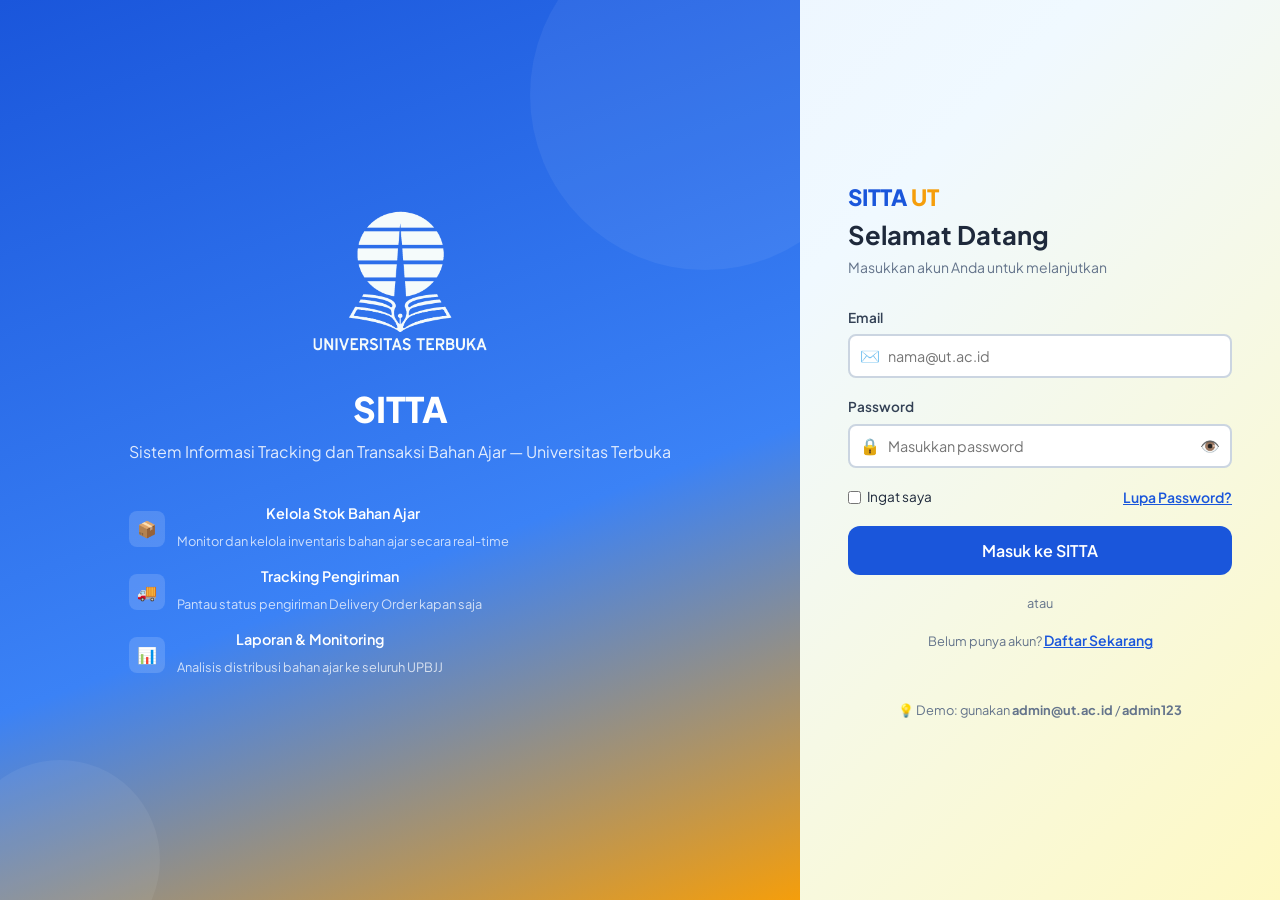
<file: index.html>
<!DOCTYPE html>
<html lang="id">
<head>
  <meta charset="UTF-8" />
  <meta name="viewport" content="width=device-width, initial-scale=1.0" />
  <title>SITTA UT — Login</title>
  <link rel="stylesheet" href="css/style.css" />
  <style>
    .password-toggle {
      position: absolute; right: 12px; top: 50%; transform: translateY(-50%);
      background: none; border: none; cursor: pointer; color: var(--gray-500);
      font-size: 1rem; padding: 0;
    }
    .password-group { position: relative; }
    .password-group .form-control { padding-right: 40px; }
    .feature-item { display: flex; align-items: center; gap: 12px; margin-bottom: 16px; }
    .feature-icon { width: 36px; height: 36px; border-radius: 8px; background: rgba(255,255,255,0.15); display: flex; align-items: center; justify-content: center; flex-shrink: 0; font-size: 1rem; }
    .feature-text h4 { font-size: 0.9rem; font-weight: 600; }
    .feature-text p { font-size: 0.8rem; opacity: 0.75; }
  </style>
</head>
<body>
  <div class="login-page">
    <!-- Left Panel -->
    <div class="login-left">
      <div class="login-left-content">
        <div class="logo-big">
  <img src="images/logout.png" alt="Logo UT" style="width: 200px; height: auto;">
</div>
        <h1>SITTA</h1>
        <p>Sistem Informasi Tracking dan Transaksi Bahan Ajar — Universitas Terbuka</p>
        <div style="margin-top: 40px;">
          <div class="feature-item">
            <div class="feature-icon">📦</div>
            <div class="feature-text">
              <h4>Kelola Stok Bahan Ajar</h4>
              <p>Monitor dan kelola inventaris bahan ajar secara real-time</p>
            </div>
          </div>
          <div class="feature-item">
            <div class="feature-icon">🚚</div>
            <div class="feature-text">
              <h4>Tracking Pengiriman</h4>
              <p>Pantau status pengiriman Delivery Order kapan saja</p>
            </div>
          </div>
          <div class="feature-item">
            <div class="feature-icon">📊</div>
            <div class="feature-text">
              <h4>Laporan & Monitoring</h4>
              <p>Analisis distribusi bahan ajar ke seluruh UPBJJ</p>
            </div>
          </div>
        </div>
      </div>
    </div>

    <!-- Right Panel -->
    <div class="login-right">
      <div class="login-box">
        <div class="logo-text">SITTA <span>UT</span></div>
        <h2>Selamat Datang</h2>
        <p class="subtitle">Masukkan akun Anda untuk melanjutkan</p>

        <div id="loginAlert" class="alert alert-danger hidden">
          ⚠️ Email atau password yang Anda masukkan salah.
        </div>

        <div class="form-group">
          <label class="form-label">Email</label>
          <div class="input-group">
            <span class="input-icon">✉️</span>
            <input type="email" id="inputEmail" class="form-control" placeholder="nama@ut.ac.id" />
          </div>
        </div>

        <div class="form-group">
          <label class="form-label">Password</label>
          <div class="input-group password-group">
            <span class="input-icon">🔒</span>
            <input type="password" id="inputPassword" class="form-control" placeholder="Masukkan password" />
            <button class="password-toggle" onclick="togglePasswordLogin()" id="toggleBtn">👁️</button>
          </div>
        </div>

        <div class="flex justify-between items-center mb-2" style="margin-bottom:18px;">
          <label style="display:flex;align-items:center;gap:6px;font-size:0.85rem;color:var(--gray-600);cursor:pointer;">
            <input type="checkbox" style="accent-color:var(--primary);" /> Ingat saya
          </label>
          <button class="link-btn" onclick="showModal('modalLupaPassword')">Lupa Password?</button>
        </div>

        <button class="btn btn-primary btn-block btn-lg" onclick="doLogin()">
          Masuk ke SITTA
        </button>

        <div class="divider">atau</div>

        <p class="text-center text-sm text-muted">
          Belum punya akun?
          <button class="link-btn" onclick="showModal('modalDaftar')">Daftar Sekarang</button>
        </p>

        <p class="text-center text-sm text-muted mt-2" style="margin-top:32px; padding-top:16px; border-top: 1px solid var(--gray-200);">
          💡 Demo: gunakan <strong>admin@ut.ac.id</strong> / <strong>admin123</strong>
        </p>
      </div>
    </div>
  </div>

  <!-- Modal Lupa Password -->
  <div class="modal-overlay" id="modalLupaPassword">
    <div class="modal">
      <div class="modal-header">
        <span>🔑 Lupa Password</span>
        <button class="modal-close" onclick="closeModal('modalLupaPassword')">✕</button>
      </div>
      <div class="modal-body">
        <p class="text-muted text-sm mb-2" style="margin-bottom:16px;">Masukkan email Anda yang terdaftar. Kami akan mengirimkan tautan untuk mereset password.</p>
        <div class="form-group">
          <label class="form-label">Email Terdaftar</label>
          <div class="input-group">
            <span class="input-icon">✉️</span>
            <input type="email" id="resetEmail" class="form-control" placeholder="nama@ut.ac.id" />
          </div>
        </div>
        <div id="resetAlert" class="hidden"></div>
      </div>
      <div class="modal-footer">
        <button class="btn btn-outline btn-sm" onclick="closeModal('modalLupaPassword')">Batal</button>
        <button class="btn btn-primary btn-sm" onclick="doResetPassword()">Kirim Tautan Reset</button>
      </div>
    </div>
  </div>

  <!-- Modal Daftar -->
  <div class="modal-overlay" id="modalDaftar">
    <div class="modal" style="max-width:520px;">
      <div class="modal-header">
        <span>📝 Daftar Akun Baru</span>
        <button class="modal-close" onclick="closeModal('modalDaftar')">✕</button>
      </div>
      <div class="modal-body">
        <div class="grid grid-2" style="gap:14px;">
          <div class="form-group">
            <label class="form-label">Nama Lengkap</label>
            <input type="text" id="daftarNama" class="form-control" placeholder="Nama lengkap" />
          </div>
          <div class="form-group">
            <label class="form-label">Role / Unit</label>
            <select id="daftarRole" class="form-control">
              <option>UPBJJ-UT</option>
              <option>Puslaba</option>
              <option>Fakultas</option>
              <option>Administrator</option>
            </select>
          </div>
        </div>
        <div class="form-group">
          <label class="form-label">Email Institusi (@ut.ac.id)</label>
          <div class="input-group">
            <span class="input-icon">✉️</span>
            <input type="email" id="daftarEmail" class="form-control" placeholder="nama@ut.ac.id" />
          </div>
        </div>
        <div class="form-group">
          <label class="form-label">Password</label>
          <input type="password" id="daftarPassword" class="form-control" placeholder="Minimal 6 karakter" />
        </div>
        <div class="form-group" style="margin-bottom:0;">
          <label class="form-label">Konfirmasi Password</label>
          <input type="password" id="daftarKonfirmasi" class="form-control" placeholder="Ulangi password" />
        </div>
      </div>
      <div class="modal-footer">
        <button class="btn btn-outline btn-sm" onclick="closeModal('modalDaftar')">Batal</button>
        <button class="btn btn-primary btn-sm" onclick="doDaftar()">Buat Akun</button>
      </div>
    </div>
  </div>

  <script src="js/data.js"></script>
  <script src="js/script.js"></script>
  <script>
    function doLogin() {
      const email = document.getElementById('inputEmail').value.trim();
      const password = document.getElementById('inputPassword').value;
      const alert = document.getElementById('loginAlert');

      if (!email || !password) {
        alert.textContent = '⚠️ Email dan password tidak boleh kosong.';
        alert.classList.remove('hidden');
        return;
      }

      const user = dataPengguna.find(u => u.email === email && u.password === password);
      if (user) {
        alert.classList.add('hidden');
        sessionStorage.setItem('user', JSON.stringify(user));
        window.location.href = 'dashboard.html';
      } else {
        alert.textContent = '⚠️ Email atau password yang Anda masukkan salah.';
        alert.classList.remove('hidden');
        document.getElementById('inputPassword').value = '';
      }
    }

    function togglePasswordLogin() {
      const input = document.getElementById('inputPassword');
      const btn = document.getElementById('toggleBtn');
      if (input.type === 'password') {
        input.type = 'text';
        btn.textContent = '🙈';
      } else {
        input.type = 'password';
        btn.textContent = '👁️';
      }
    }

    function doResetPassword() {
      const email = document.getElementById('resetEmail').value.trim();
      const alertEl = document.getElementById('resetAlert');
      if (!email) {
        alertEl.className = 'alert alert-danger';
        alertEl.textContent = '⚠️ Masukkan email terlebih dahulu.';
        return;
      }
      const found = dataPengguna.find(u => u.email === email);
      if (found) {
        alertEl.className = 'alert alert-success';
        alertEl.textContent = '✅ Tautan reset password telah dikirim ke ' + email;
      } else {
        alertEl.className = 'alert alert-danger';
        alertEl.textContent = '⚠️ Email tidak terdaftar dalam sistem.';
      }
    }

    function doDaftar() {
      const nama = document.getElementById('daftarNama').value.trim();
      const email = document.getElementById('daftarEmail').value.trim();
      const password = document.getElementById('daftarPassword').value;
      const konfirmasi = document.getElementById('daftarKonfirmasi').value;
      const role = document.getElementById('daftarRole').value;
      const alertEl = document.getElementById('resetAlert');

      if (!nama || !email || !password) {
        alert('⚠️ Semua field wajib diisi!');
        return;
      }

      if (password !== konfirmasi) {
        alert('⚠️ Password dan konfirmasi password tidak sama!');
        return;
      }

      if (password.length < 6) {
        alert('⚠️ Password minimal 6 karakter!');
        return;
      }

      const emailExist = dataPengguna.find(u => u.email === email);
      if (emailExist) {
        alert('⚠️ Email sudah terdaftar! Silakan gunakan email lain.');
        return;
      }

      const newId = Math.max(...dataPengguna.map(u => u.id)) + 1;
      const newUser = {
        id: newId,
        nama: nama,
        email: email,
        password: password,
        role: role,
        lokasi: role === 'UPBJJ-UT' ? 'UPBJJ Baru' : 'Pusat'
      };
      dataPengguna.push(newUser);
      
      closeModal('modalDaftar');
      alert('✅ Pendaftaran berhasil! Silakan login dengan akun Anda.');
      
      document.getElementById('daftarNama').value = '';
      document.getElementById('daftarEmail').value = '';
      document.getElementById('daftarPassword').value = '';
      document.getElementById('daftarKonfirmasi').value = '';
    }

    // Enter key support
    document.addEventListener('keydown', e => {
      if (e.key === 'Enter') doLogin();
    });
  </script>
</body>
</html>
</file>
<file: css/style.css>
@import url('https://fonts.googleapis.com/css2?family=Plus+Jakarta+Sans:wght@400;500;600;700;800&family=DM+Mono:wght@400;500&display=swap');

/* ===== CSS VARIABLES ===== */
:root {
  --primary: #1a56db;
  --primary-dark: #1140a6;
  --primary-light: #e8f0fe;
  --accent: #f59e0b;
  --accent-dark: #d97706;
  --success: #10b981;
  --warning: #f59e0b;
  --danger: #ef4444;
  --dark: #0f172a;
  --gray-900: #1e293b;
  --gray-700: #334155;
  --gray-500: #64748b;
  --gray-300: #cbd5e1;
  --gray-100: #f1f5f9;
  --gray-50: #f8fafc;
  --white: #ffffff;
  --shadow-sm: 0 1px 3px rgba(0,0,0,0.08);
  --shadow-md: 0 4px 16px rgba(0,0,0,0.10);
  --shadow-lg: 0 8px 32px rgba(0,0,0,0.14);
  --radius: 12px;
  --radius-sm: 8px;
  --radius-lg: 20px;
  --font: 'Plus Jakarta Sans', sans-serif;
  --font-mono: 'DM Mono', monospace;
}

/* ===== RESET & BASE ===== */
*, *::before, *::after { box-sizing: border-box; margin: 0; padding: 0; }
html { scroll-behavior: smooth; }
body {
  font-family: var(--font);
  background: var(--gray-50);
  color: var(--gray-900);
  min-height: 100vh;
  line-height: 1.6;
}

/* ===== TYPOGRAPHY ===== */
h1, h2, h3, h4 { font-weight: 700; line-height: 1.2; }
h1 { font-size: 2rem; }
h2 { font-size: 1.5rem; }
h3 { font-size: 1.25rem; }

/* ===== BUTTONS ===== */
.btn {
  display: inline-flex; align-items: center; gap: 8px;
  padding: 10px 20px; border-radius: var(--radius-sm);
  font-family: var(--font); font-size: 0.9rem; font-weight: 600;
  cursor: pointer; border: none; transition: all 0.2s ease;
  text-decoration: none;
}
.btn-primary { background: var(--primary); color: var(--white); }
.btn-primary:hover { background: var(--primary-dark); transform: translateY(-1px); box-shadow: 0 4px 12px rgba(26,86,219,0.35); }
.btn-accent { background: var(--accent); color: var(--white); }
.btn-accent:hover { background: var(--accent-dark); transform: translateY(-1px); }
.btn-outline { background: transparent; color: var(--primary); border: 2px solid var(--primary); }
.btn-outline:hover { background: var(--primary-light); }
.btn-danger { background: var(--danger); color: var(--white); }
.btn-success { background: var(--success); color: var(--white); }
.btn-sm { padding: 6px 14px; font-size: 0.8rem; }
.btn-block { width: 100%; justify-content: center; }
.btn-lg { padding: 14px 28px; font-size: 1rem; border-radius: var(--radius); }

/* ===== FORM ELEMENTS ===== */
.form-group { margin-bottom: 18px; }
.form-label { display: block; font-size: 0.85rem; font-weight: 600; color: var(--gray-700); margin-bottom: 6px; }
.form-control {
  width: 100%; padding: 11px 14px;
  border: 2px solid var(--gray-300); border-radius: var(--radius-sm);
  font-family: var(--font); font-size: 0.9rem; color: var(--gray-900);
  background: var(--white); transition: border-color 0.2s, box-shadow 0.2s;
  outline: none;
}
.form-control:focus { border-color: var(--primary); box-shadow: 0 0 0 3px rgba(26,86,219,0.12); }
.input-group { position: relative; }
.input-icon { position: absolute; left: 12px; top: 50%; transform: translateY(-50%); color: var(--gray-500); font-size: 1rem; }
.input-group .form-control { padding-left: 38px; }

/* ===== NAVBAR ===== */
.navbar {
  background: var(--white);
  border-bottom: 2px solid var(--gray-100);
  padding: 0 24px;
  display: flex; align-items: center; justify-content: space-between;
  height: 64px;
  position: sticky; top: 0; z-index: 100;
  box-shadow: var(--shadow-sm);
}
.navbar-brand {
  display: flex; align-items: center; gap: 10px;
  font-weight: 800; font-size: 1.1rem; color: var(--primary);
  text-decoration: none;
}
.navbar-brand span { color: var(--accent); }
.nav-logo-badge {
  background: var(--primary); color: var(--white);
  padding: 4px 10px; border-radius: 6px; font-size: 0.8rem; font-weight: 700;
}
.navbar-nav { display: flex; align-items: center; gap: 4px; list-style: none; }
.nav-link {
  padding: 8px 14px; border-radius: var(--radius-sm);
  color: var(--gray-700); font-size: 0.875rem; font-weight: 500;
  text-decoration: none; cursor: pointer;
  transition: all 0.15s ease; display: flex; align-items: center; gap: 6px;
  background: none; border: none; font-family: var(--font);
}
.nav-link:hover, .nav-link.active { background: var(--primary-light); color: var(--primary); }
.dropdown { position: relative; }
.dropdown-menu {
  position: absolute; top: calc(100% + 6px); left: 0;
  background: var(--white); border: 1.5px solid var(--gray-100);
  border-radius: var(--radius-sm); box-shadow: var(--shadow-md);
  min-width: 210px; padding: 6px; display: none; z-index: 200;
}
.dropdown:hover .dropdown-menu { display: block; }
.dropdown-item {
  display: flex; align-items: center; gap: 8px;
  padding: 9px 12px; border-radius: 6px;
  color: var(--gray-700); font-size: 0.875rem; font-weight: 500;
  text-decoration: none; cursor: pointer; transition: background 0.15s;
}
.dropdown-item:hover { background: var(--gray-100); color: var(--primary); }
.navbar-user { display: flex; align-items: center; gap: 10px; }
.user-avatar {
  width: 36px; height: 36px; border-radius: 50%;
  background: linear-gradient(135deg, var(--primary), var(--accent));
  display: flex; align-items: center; justify-content: center;
  color: white; font-weight: 700; font-size: 0.85rem;
}

/* ===== CARDS ===== */
.card {
  background: var(--white); border-radius: var(--radius);
  box-shadow: var(--shadow-sm); border: 1.5px solid var(--gray-100);
  overflow: hidden;
}
.card-header {
  padding: 18px 22px; border-bottom: 1.5px solid var(--gray-100);
  display: flex; align-items: center; justify-content: space-between;
  font-weight: 700; color: var(--gray-900);
}
.card-body { padding: 22px; }

/* ===== TABLES ===== */
.table-wrapper { overflow-x: auto; }
table { width: 100%; border-collapse: collapse; font-size: 0.875rem; }
thead th {
  background: var(--gray-50); color: var(--gray-700);
  padding: 12px 16px; text-align: left; font-weight: 600;
  border-bottom: 2px solid var(--gray-200);
}
tbody td { padding: 12px 16px; border-bottom: 1px solid var(--gray-100); color: var(--gray-700); vertical-align: middle; }
tbody tr:hover { background: var(--gray-50); }
.badge {
  display: inline-block; padding: 3px 10px; border-radius: 20px;
  font-size: 0.75rem; font-weight: 600;
}
.badge-success { background: #dcfce7; color: #166534; }
.badge-warning { background: #fef9c3; color: #854d0e; }
.badge-info { background: #dbeafe; color: #1e40af; }
.badge-danger { background: #fee2e2; color: #991b1b; }

/* ===== MODALS ===== */
.modal-overlay {
  position: fixed; inset: 0;
  background: rgba(15,23,42,0.55);
  backdrop-filter: blur(4px);
  display: flex; align-items: center; justify-content: center;
  z-index: 1000; opacity: 0; pointer-events: none;
  transition: opacity 0.25s;
}
.modal-overlay.active { opacity: 1; pointer-events: all; }
.modal {
  background: var(--white); border-radius: var(--radius-lg);
  box-shadow: var(--shadow-lg); width: 90%; max-width: 460px;
  transform: translateY(20px) scale(0.97);
  transition: transform 0.25s ease;
  overflow: hidden;
}
.modal-overlay.active .modal { transform: translateY(0) scale(1); }
.modal-header {
  padding: 20px 24px; border-bottom: 1.5px solid var(--gray-100);
  display: flex; align-items: center; justify-content: space-between;
  font-weight: 700; color: var(--gray-900);
}
.modal-close {
  background: var(--gray-100); border: none; cursor: pointer;
  width: 30px; height: 30px; border-radius: 50%;
  display: flex; align-items: center; justify-content: center;
  font-size: 1rem; color: var(--gray-500); transition: background 0.15s;
}
.modal-close:hover { background: var(--gray-300); }
.modal-body { padding: 24px; }
.modal-footer { padding: 16px 24px; border-top: 1.5px solid var(--gray-100); display: flex; gap: 10px; justify-content: flex-end; }

/* ===== PAGE CONTAINER ===== */
.page-container { max-width: 1200px; margin: 0 auto; padding: 28px 24px; }
.page-header { margin-bottom: 28px; }
.page-title { font-size: 1.6rem; font-weight: 800; color: var(--gray-900); }
.page-subtitle { color: var(--gray-500); font-size: 0.9rem; margin-top: 4px; }

/* ===== GRID ===== */
.grid { display: grid; gap: 20px; }
.grid-2 { grid-template-columns: repeat(2, 1fr); }
.grid-3 { grid-template-columns: repeat(3, 1fr); }
.grid-4 { grid-template-columns: repeat(4, 1fr); }

/* ===== STAT CARDS ===== */
.stat-card {
  background: var(--white); border-radius: var(--radius);
  padding: 20px 22px; border: 1.5px solid var(--gray-100);
  box-shadow: var(--shadow-sm);
}
.stat-card .stat-icon {
  width: 44px; height: 44px; border-radius: 10px;
  display: flex; align-items: center; justify-content: center;
  font-size: 1.25rem; margin-bottom: 14px;
}
.stat-card .stat-value { font-size: 1.8rem; font-weight: 800; color: var(--gray-900); }
.stat-card .stat-label { font-size: 0.8rem; color: var(--gray-500); font-weight: 500; margin-top: 2px; }

/* ===== TRACKING TIMELINE ===== */
.timeline { position: relative; padding-left: 28px; }
.timeline::before { content: ''; position: absolute; left: 8px; top: 0; bottom: 0; width: 2px; background: var(--gray-200); }
.timeline-item { position: relative; margin-bottom: 22px; }
.timeline-dot {
  position: absolute; left: -24px; top: 4px;
  width: 14px; height: 14px; border-radius: 50%;
  background: var(--gray-300); border: 2px solid var(--white);
  box-shadow: 0 0 0 2px var(--gray-300);
}
.timeline-item.done .timeline-dot { background: var(--success); box-shadow: 0 0 0 2px var(--success); }
.timeline-item.current .timeline-dot { background: var(--primary); box-shadow: 0 0 0 3px rgba(26,86,219,0.25); animation: pulse 1.5s infinite; }
@keyframes pulse { 0%,100%{ box-shadow: 0 0 0 3px rgba(26,86,219,0.25); } 50%{ box-shadow: 0 0 0 6px rgba(26,86,219,0.1); } }
.timeline-time { font-size: 0.75rem; color: var(--gray-500); font-family: var(--font-mono); }
.timeline-text { font-size: 0.875rem; color: var(--gray-700); margin-top: 2px; }

/* ===== ALERTS ===== */
.alert {
  padding: 12px 16px; border-radius: var(--radius-sm);
  font-size: 0.875rem; font-weight: 500; margin-bottom: 16px;
  display: flex; align-items: center; gap: 8px;
}
.alert-danger { background: #fee2e2; color: #991b1b; border: 1px solid #fca5a5; }
.alert-success { background: #dcfce7; color: #166534; border: 1px solid #86efac; }
.alert-info { background: #dbeafe; color: #1e40af; border: 1px solid #93c5fd; }

/* ===== GREETING BANNER ===== */
.greeting-banner {
  background: linear-gradient(135deg, var(--primary) 0%, #3b82f6 50%, var(--accent) 100%);
  border-radius: var(--radius); padding: 28px; color: white; margin-bottom: 24px;
  position: relative; overflow: hidden;
}
.greeting-banner::before {
  content: ''; position: absolute; right: -40px; top: -40px;
  width: 180px; height: 180px; border-radius: 50%;
  background: rgba(255,255,255,0.08);
}
.greeting-banner::after {
  content: ''; position: absolute; right: 60px; bottom: -60px;
  width: 120px; height: 120px; border-radius: 50%;
  background: rgba(255,255,255,0.06);
}
.greeting-banner h2 { font-size: 1.5rem; margin-bottom: 4px; }
.greeting-banner p { opacity: 0.85; font-size: 0.9rem; }
.greeting-icon { font-size: 2.5rem; position: absolute; right: 28px; top: 50%; transform: translateY(-50%); z-index: 1; }

/* ===== QUICK NAV CARDS ===== */
.nav-card {
  background: var(--white); border-radius: var(--radius);
  padding: 22px; border: 1.5px solid var(--gray-100);
  box-shadow: var(--shadow-sm); cursor: pointer;
  transition: all 0.2s ease; text-decoration: none;
  display: flex; flex-direction: column; gap: 10px;
}
.nav-card:hover { border-color: var(--primary); box-shadow: 0 4px 20px rgba(26,86,219,0.12); transform: translateY(-2px); }
.nav-card .nav-card-icon {
  width: 48px; height: 48px; border-radius: 12px;
  display: flex; align-items: center; justify-content: center; font-size: 1.4rem;
}
.nav-card h3 { font-size: 0.95rem; color: var(--gray-900); }
.nav-card p { font-size: 0.8rem; color: var(--gray-500); }

/* ===== LOGIN PAGE ===== */
.login-page {
  min-height: 100vh; display: flex;
  background: linear-gradient(135deg, #e8f0fe 0%, #f0f9ff 50%, #fef9c3 100%);
}
.login-left {
  flex: 1; background: linear-gradient(160deg, var(--primary) 0%, #3b82f6 60%, var(--accent) 100%);
  display: flex; flex-direction: column; align-items: center; justify-content: center;
  padding: 48px; color: white; position: relative; overflow: hidden;
}
.login-left::before {
  content: ''; position: absolute; width: 350px; height: 350px; border-radius: 50%;
  background: rgba(255,255,255,0.06); top: -80px; right: -80px;
}
.login-left::after {
  content: ''; position: absolute; width: 200px; height: 200px; border-radius: 50%;
  background: rgba(255,255,255,0.06); bottom: -60px; left: -40px;
}
.login-left-content { position: relative; z-index: 1; text-align: center; }
.login-left .logo-big { font-size: 3rem; margin-bottom: 12px; }
.login-left h1 { font-size: 2.2rem; font-weight: 800; }
.login-left p { opacity: 0.85; margin-top: 8px; font-size: 1rem; line-height: 1.7; }
.login-right {
  width: 480px; display: flex; align-items: center; justify-content: center; padding: 48px;
}
.login-box { width: 100%; }
.login-box .logo-text { font-size: 1.4rem; font-weight: 800; color: var(--primary); margin-bottom: 4px; }
.login-box .logo-text span { color: var(--accent); }
.login-box h2 { font-size: 1.6rem; color: var(--gray-900); margin-bottom: 6px; }
.login-box .subtitle { color: var(--gray-500); font-size: 0.875rem; margin-bottom: 28px; }
.link-btn { background: none; border: none; color: var(--primary); font-weight: 600; cursor: pointer; font-family: var(--font); font-size: 0.875rem; text-decoration: underline; padding: 0; }
.link-btn:hover { color: var(--primary-dark); }
.divider { display: flex; align-items: center; gap: 12px; margin: 18px 0; color: var(--gray-500); font-size: 0.8rem; }
.divider::before, .divider::after { content: ''; flex: 1; height: 1px; background: var(--gray-200); }

/* ===== PROGRESS BAR (Tracking) ===== */
.progress-steps { display: flex; align-items: center; margin: 24px 0; }
.step { flex: 1; text-align: center; position: relative; }
.step::after {
  content: ''; position: absolute; top: 16px; left: 50%; width: 100%;
  height: 3px; background: var(--gray-200); z-index: 0;
}
.step:last-child::after { display: none; }
.step-dot {
  width: 32px; height: 32px; border-radius: 50%;
  background: var(--gray-200); color: var(--gray-500);
  display: flex; align-items: center; justify-content: center;
  font-size: 0.8rem; font-weight: 700; margin: 0 auto 6px;
  position: relative; z-index: 1; transition: all 0.3s;
}
.step.done .step-dot { background: var(--success); color: white; }
.step.done::after { background: var(--success); }
.step.current .step-dot { background: var(--primary); color: white; box-shadow: 0 0 0 4px rgba(26,86,219,0.2); }
.step-label { font-size: 0.7rem; color: var(--gray-500); font-weight: 500; }
.step.done .step-label, .step.current .step-label { color: var(--gray-700); font-weight: 600; }

/* ===== STOK PAGE ===== */
.stok-cover {
  width: 44px; height: 56px; object-fit: cover; border-radius: 4px;
  background: var(--gray-200); display: flex; align-items: center; justify-content: center;
  font-size: 1.2rem;
}
.stok-badge-cover {
  width: 44px; height: 56px; background: linear-gradient(135deg, var(--primary-light), var(--primary));
  border-radius: 6px; display: flex; align-items: center; justify-content: center;
  font-size: 1.1rem; flex-shrink: 0;
}
.stok-number {
  font-family: var(--font-mono); font-weight: 500;
  font-size: 0.95rem; color: var(--gray-900);
}
.stok-low { color: var(--danger) !important; }
.stok-high { color: var(--success) !important; }

/* ===== UTILITY ===== */
.text-center { text-align: center; }
.text-right { text-align: right; }
.text-muted { color: var(--gray-500); }
.text-sm { font-size: 0.8rem; }
.mt-1 { margin-top: 8px; } .mt-2 { margin-top: 16px; } .mt-3 { margin-top: 24px; } .mt-4 { margin-top: 32px; }
.mb-1 { margin-bottom: 8px; } .mb-2 { margin-bottom: 16px; } .mb-3 { margin-bottom: 24px; }
.flex { display: flex; } .items-center { align-items: center; } .justify-between { justify-content: space-between; }
.gap-2 { gap: 8px; } .gap-3 { gap: 12px; }
.fw-700 { font-weight: 700; }
.hidden { display: none !important; }

/* ===== RESPONSIVE ===== */
@media (max-width: 900px) {
  .login-left { display: none; }
  .login-right { width: 100%; }
  .grid-4 { grid-template-columns: repeat(2, 1fr); }
  .grid-3 { grid-template-columns: repeat(2, 1fr); }
}
@media (max-width: 600px) {
  .grid-2, .grid-3, .grid-4 { grid-template-columns: 1fr; }
  .navbar { padding: 0 16px; }
  .page-container { padding: 20px 16px; }
}
</file>
